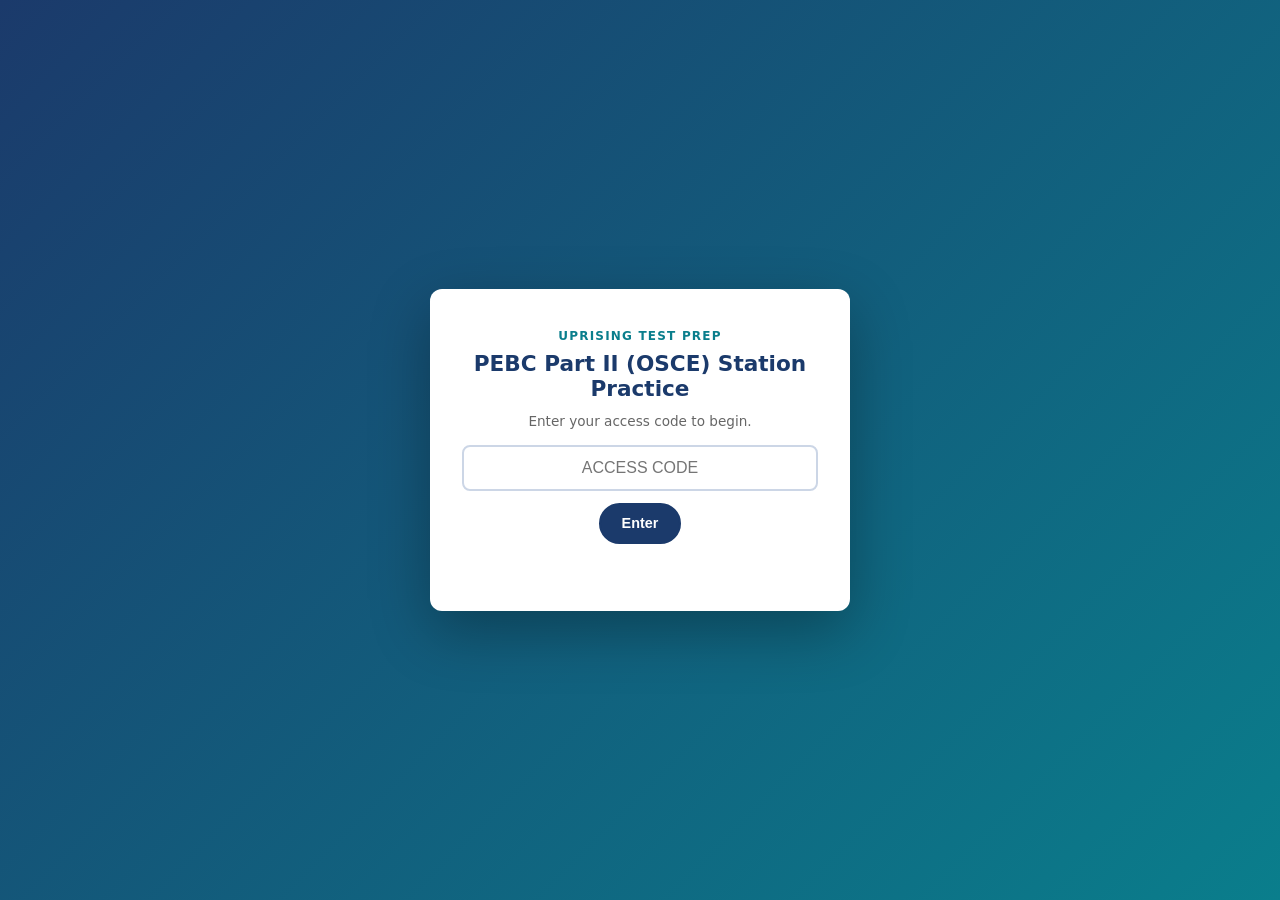
<file: index.html>
<!DOCTYPE html>
<html lang="en">
<head>
<meta charset="UTF-8">
<meta name="viewport" content="width=device-width, initial-scale=1.0">
<title>PEBCOSCE Station Practice Timer</title>
<link rel="stylesheet" href="style.css">
</head>
<body>

<div id="gate-screen" class="screen">
  <div class="gate-box">
    <div class="brand">Uprising Test Prep</div>
    <h1>PEBC Part II (OSCE) Station Practice</h1>
    <p class="muted">Enter your access code to begin.</p>
    <input id="access-code-input" type="text" placeholder="Access Code" autocomplete="off">
    <button id="gate-submit" class="btn btn-primary">Enter</button>
    <p id="gate-error" class="error"></p>
  </div>
</div>

<div id="list-screen" class="screen" style="display:none">
  <header class="app-header">
    <div>
      <div class="brand">Uprising Test Prep</div>
      <h1>75 Practice Stations</h1>
    </div>
    <div class="header-actions">
      <a href="flashcards/index.html" target="_blank" class="btn btn-ghost">Flashcards</a>
    </div>
  </header>

  <div class="filters">
    <select id="filter-competency">
      <option value="">All Competencies</option>
    </select>
    <select id="filter-type">
      <option value="">All Station Types</option>
      <option value="interactive_sp">Interactive (Simulated Patient)</option>
      <option value="interactive_hp">Interactive (Health Professional)</option>
      <option value="non_interactive_screening">Non-Interactive (Screening)</option>
      <option value="non_interactive_checking">Non-Interactive (Checking)</option>
      <option value="non_interactive_written">Non-Interactive (Written)</option>
    </select>
    <span id="station-count" class="muted"></span>
  </div>

  <div id="station-list" class="station-list"></div>
</div>

<div id="station-screen" class="screen" style="display:none">
  <header class="app-header">
    <button id="back-to-list" class="btn btn-ghost">&#8592; All Stations</button>
    <div id="station-title-header"></div>
  </header>

  <div class="station-body">
    <div class="meta-row">
      <span id="station-competency-badge" class="badge"></span>
      <span id="station-type-badge" class="badge"></span>
    </div>

    <section class="panel">
      <h2>Setting</h2>
      <p id="station-setting"></p>
    </section>

    <section class="panel">
      <h2>Candidate Instructions <span class="muted">(Reading Period)</span></h2>
      <p id="station-instructions"></p>
    </section>

    <section class="panel">
      <h2>Materials Provided</h2>
      <p id="station-materials"></p>
    </section>

    <section class="panel">
      <h2>References Provided</h2>
      <p id="station-references"></p>
    </section>

    <section class="panel timer-panel">
      <h2>Station Timer</h2>
      <p class="muted timer-howto">
        Step 1: read the instructions above and click <strong>Start Reading Timer</strong> (2 minutes).
        Step 2: when it reaches 0 it switches to the 7-minute task timer automatically, or click
        <strong>Skip to Task Timer</strong> if you already finished reading.
        Step 3: do the station out loud, alone or with a study partner playing the patient.
        Step 4: only after the task timer ends, click <strong>Reveal</strong> below to check your work,
        just like the real exam gives you no feedback until the station is over.
      </p>
      <div id="timer-display">2:00</div>
      <div id="timer-label" class="muted">Reading Period</div>
      <div class="timer-controls">
        <button id="timer-start" class="btn btn-primary">Start Reading Timer</button>
        <button id="timer-reset" class="btn btn-ghost">Reset</button>
        <button id="timer-skip" class="btn btn-ghost">Skip to Task Timer</button>
      </div>
    </section>

    <section class="panel" id="reveal-panel">
      <button id="reveal-btn" class="btn btn-primary btn-block">Reveal Checklist, Script &amp; Model Answer</button>
    </section>

    <section id="answer-section" class="panel answer-section" style="display:none">
      <div id="sp-script-block" style="display:none">
        <h2>Simulated Participant / Health Professional Script</h2>
        <p id="sp-script-text"></p>
      </div>

      <div id="task-details-block" style="display:none">
        <h2>Written Task Details</h2>
        <p id="task-details-text"></p>
      </div>

      <h2>Scoring Checklist</h2>
      <div id="checklist-container"></div>
      <div id="score-tally" class="muted"></div>

      <h2>Model Answer</h2>
      <p id="model-answer-text"></p>

      <button id="print-partner-btn" class="btn btn-ghost">Print Partner Script</button>
    </section>
  </div>
</div>

<div id="print-area" style="display:none"></div>

<script src="app.js"></script>
</body>
</html>
</file>
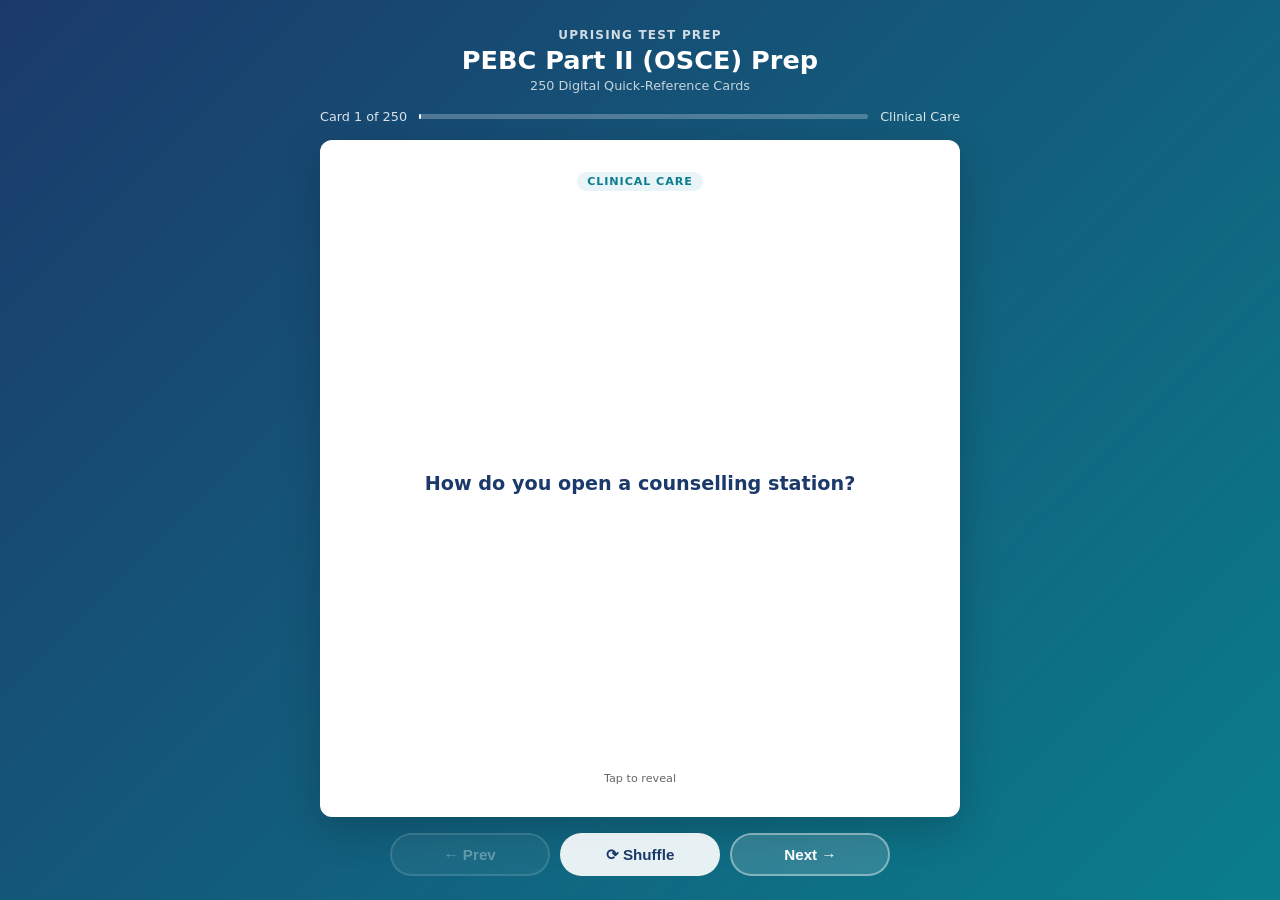
<file: flashcards/index.html>
<!DOCTYPE html>
<html lang="en">
<head>
  <meta charset="UTF-8">
  <meta name="viewport" content="width=device-width, initial-scale=1.0">
  <title>PEBCOSCE Exam Prep — Flashcards</title>
  <style>
    :root {
      --blue:   #1B3A6B;
      --teal:   #0A7E8C;
      --ltblue: #E8F4F8;
      --white:  #FFFFFF;
      --text:   #1A1A1A;
      --muted:  #666;
      --radius: 12px;
    }
    * { box-sizing: border-box; margin: 0; padding: 0; }
    html, body { height: 100%; }
    body {
      font-family: 'Segoe UI', system-ui, sans-serif;
      background: linear-gradient(135deg, var(--blue) 0%, var(--teal) 100%);
      min-height: 100dvh;
      display: flex;
      flex-direction: column;
      align-items: center;
      padding: 1.25rem 1rem 1rem;
      gap: 0.75rem;
      overflow-x: hidden;
    }
    header { text-align: center; color: #fff; flex-shrink: 0; }
    header .brand { font-size: 0.75rem; font-weight: 700; letter-spacing: 0.1em; opacity: 0.8; text-transform: uppercase; }
    header h1 { font-size: 1.3rem; font-weight: 800; margin-top: 0.2rem; }
    header .subtitle { font-size: 0.8rem; opacity: 0.75; margin-top: 0.15rem; }
    #progress-info {
      display: flex; align-items: center; gap: 0.75rem;
      color: rgba(255,255,255,0.85); font-size: 0.8rem;
      flex-shrink: 0; width: 100%; max-width: 640px;
    }
    #progress-bar-track {
      flex: 1; background: rgba(255,255,255,0.25);
      border-radius: 4px; height: 5px;
    }
    #progress-bar-fill { height: 100%; background: #fff; border-radius: 4px; transition: width 0.3s; }
    .card-scene {
      width: 100%; max-width: 640px;
      perspective: 1200px;
      cursor: pointer;
      flex: 1; min-height: 0;
      display: flex; flex-direction: column;
    }
    .card-inner {
      position: relative; width: 100%;
      flex: 1; min-height: 0;
      transition: transform 0.55s cubic-bezier(.4,0,.2,1);
      transform-style: preserve-3d;
    }
    .card-scene.flipped .card-inner { transform: rotateY(180deg); }
    .card-face {
      position: absolute; inset: 0;
      backface-visibility: hidden; -webkit-backface-visibility: hidden;
      border-radius: var(--radius);
      display: flex; flex-direction: column;
      padding: 1.5rem 1.75rem;
      box-shadow: 0 12px 40px rgba(0,0,0,0.2);
      overflow: hidden;
    }
    .card-front { background: var(--white); align-items: center; justify-content: center; }
    .card-back  { background: var(--ltblue); transform: rotateY(180deg); }
    .card-badge {
      font-size: 0.7rem; font-weight: 700; text-transform: uppercase;
      letter-spacing: 0.08em;
      background: var(--ltblue); color: var(--teal);
      padding: 0.2rem 0.65rem; border-radius: 20px;
      margin-bottom: 0.85rem; flex-shrink: 0;
    }
    .card-back .card-badge { background: rgba(10,126,140,0.12); }
    .card-front .q-text {
      font-size: 1.1rem; font-weight: 600; color: var(--blue); line-height: 1.55;
      text-align: center; overflow-y: auto; flex: 1;
      display: flex; align-items: center; justify-content: center;
      scrollbar-width: thin; scrollbar-color: rgba(27,58,107,0.3) transparent;
    }
    .card-back .a-label { font-size: 0.7rem; font-weight: 700; color: var(--teal); text-transform: uppercase; letter-spacing: 0.08em; margin-bottom: 0.4rem; flex-shrink: 0; }
    .card-back .a-text  {
      font-size: 0.975rem; color: var(--text); line-height: 1.65;
      overflow-y: auto; flex: 1; min-height: 0; padding-right: 4px;
      scrollbar-width: thin; scrollbar-color: rgba(10,126,140,0.4) transparent;
    }
    .card-back .a-text::-webkit-scrollbar { width: 4px; }
    .card-back .a-text::-webkit-scrollbar-track { background: transparent; }
    .card-back .a-text::-webkit-scrollbar-thumb { background: rgba(10,126,140,0.4); border-radius: 4px; }
    .tap-hint { flex-shrink: 0; margin-top: 0.6rem; font-size: 0.7rem; color: var(--muted); text-align: center; }
    .card-back .tap-hint { color: var(--teal); opacity: 0.7; }
    .controls {
      display: flex; gap: 0.65rem; flex-wrap: nowrap;
      justify-content: center; flex-shrink: 0;
      width: 100%; max-width: 640px;
      padding-bottom: env(safe-area-inset-bottom, 0px);
    }
    .btn {
      padding: 0.6rem 1.2rem; border-radius: 50px;
      border: 2px solid rgba(255,255,255,0.4);
      background: rgba(255,255,255,0.15); color: #fff;
      font-weight: 700; font-size: 0.875rem; cursor: pointer;
      transition: all 0.2s; backdrop-filter: blur(4px);
      white-space: nowrap; flex: 1; max-width: 160px;
    }
    .btn:hover { background: rgba(255,255,255,0.3); border-color: rgba(255,255,255,0.7); }
    .btn:active { transform: scale(0.96); }
    .btn:disabled { opacity: 0.35; cursor: not-allowed; }
    .btn.btn-primary { background: rgba(255,255,255,0.9); color: var(--blue); border-color: transparent; }
    .btn.btn-primary:hover { background: #fff; }
    #loading { color: rgba(255,255,255,0.8); font-size: 1rem; text-align: center; padding: 3rem; flex: 1; }
    @media (min-width: 768px) {
      body { padding: 1.75rem 1.5rem 1.5rem; gap: 1rem; }
      header h1 { font-size: 1.6rem; }
      .card-face { padding: 2rem 2.5rem; }
      .card-front .q-text { font-size: 1.2rem; }
      .card-back .a-text { font-size: 1.05rem; }
      .btn { font-size: 0.95rem; padding: 0.65rem 1.4rem; }
    }
    @media (max-width: 380px) {
      body { padding: 0.75rem; gap: 0.5rem; }
      header .brand { font-size: 0.65rem; }
      header h1 { font-size: 1.1rem; }
      header .subtitle { display: none; }
      .card-face { padding: 1rem 1.1rem; }
      .card-front .q-text { font-size: 0.975rem; }
      .card-back .a-text { font-size: 0.875rem; }
      .btn { font-size: 0.8rem; padding: 0.5rem 0.75rem; }
    }
  </style>
</head>
<body>
<header>
  <div class="brand">Uprising Test Prep</div>
  <h1>PEBC Part II (OSCE) Prep</h1>
  <div class="subtitle">250 Digital Quick-Reference Cards</div>
</header>
<div id="progress-info">
  <span id="card-counter">Card 1 of 250</span>
  <div id="progress-bar-track"><div id="progress-bar-fill" style="width:0%"></div></div>
  <span id="domain-label"></span>
</div>
<div id="loading">Loading flashcards...</div>
<div class="card-scene" id="card-scene" style="display:none" onclick="flipCard()">
  <div class="card-inner" id="card-inner">
    <div class="card-face card-front">
      <div class="card-badge" id="front-badge"></div>
      <div class="q-text" id="q-text"></div>
      <div class="tap-hint">Tap to reveal</div>
    </div>
    <div class="card-face card-back">
      <div class="card-badge" id="back-badge">Quick Reference</div>
      <div class="a-label">Quick Reference</div>
      <div class="a-text" id="a-text"></div>
      <div class="tap-hint">Tap to flip back</div>
    </div>
  </div>
</div>
<div class="controls" id="controls" style="display:none">
  <button class="btn" id="prev-btn" onclick="event.stopPropagation();move(-1)" disabled>&#8592; Prev</button>
  <button class="btn btn-primary" onclick="event.stopPropagation();shuffleCards()">&#10227; Shuffle</button>
  <button class="btn" id="next-btn" onclick="event.stopPropagation();move(1)">Next &#8594;</button>
</div>
<script>
const DOMAIN_LABELS = {
  clinical_care: "Clinical Care",
  distribution: "Distribution",
  knowledge_expertise: "Knowledge and Expertise",
  communication: "Communication and Collaboration",
  leadership: "Leadership and Stewardship",
  professionalism: "Professionalism",
};
let cards   = [];
let current = 0;
async function init() {
  try {
    const res = await fetch('flashcards.json');
    if (!res.ok) throw new Error('Network error');
    cards = await res.json();
    document.getElementById('loading').style.display    = 'none';
    document.getElementById('card-scene').style.display = 'flex';
    document.getElementById('controls').style.display   = 'flex';
    show();
  } catch (e) {
    document.getElementById('loading').textContent = 'Error loading flashcards. Please try refreshing.';
  }
}
function domainLabel(key) {
  return DOMAIN_LABELS[key] || key.replace(/_/g, ' ').replace(/\b\w/g, c => c.toUpperCase());
}
function show() {
  const c = cards[current];
  document.getElementById('card-scene').classList.remove('flipped');
  document.getElementById('a-text').scrollTop = 0;
  const label = domainLabel(c.domain || c.chapter || '');
  document.getElementById('q-text').textContent       = c.front;
  document.getElementById('a-text').textContent       = c.back;
  document.getElementById('front-badge').textContent  = label;
  document.getElementById('back-badge').textContent   = label;
  document.getElementById('card-counter').textContent = `Card ${current+1} of ${cards.length}`;
  document.getElementById('domain-label').textContent = label;
  document.getElementById('progress-bar-fill').style.width = `${((current+1)/cards.length*100).toFixed(1)}%`;
  document.getElementById('prev-btn').disabled = current === 0;
  document.getElementById('next-btn').disabled = current === cards.length - 1;
}
function flipCard() { document.getElementById('card-scene').classList.toggle('flipped'); }
function move(dir) {
  const next = current + dir;
  if (next < 0 || next >= cards.length) return;
  current = next; show();
}
function shuffleCards() {
  for (let i = cards.length - 1; i > 0; i--) {
    const j = Math.floor(Math.random() * (i+1));
    [cards[i], cards[j]] = [cards[j], cards[i]];
  }
  current = 0; show();
}
document.addEventListener('keydown', e => {
  if (e.key === 'ArrowRight' || e.key === 'ArrowDown') move(1);
  else if (e.key === 'ArrowLeft' || e.key === 'ArrowUp') move(-1);
  else if (e.key === ' ' || e.key === 'Enter') { e.preventDefault(); flipCard(); }
});
init();
</script>
</body>
</html>
</file>
<file: style.css>
:root {
  --navy: #1B3A6B;
  --teal: #0A7E8C;
  --ltblue: #E8F4F8;
  --white: #FFFFFF;
  --text: #1A1A1A;
  --muted: #666;
  --radius: 12px;
  --danger: #C05A10;
}
* { box-sizing: border-box; margin: 0; padding: 0; }
html, body { height: 100%; }
body {
  font-family: 'Segoe UI', system-ui, sans-serif;
  background: #F4F7FB;
  color: var(--text);
  min-height: 100dvh;
}
.screen { min-height: 100dvh; }

/* Gate screen */
#gate-screen {
  display: flex; align-items: center; justify-content: center;
  background: linear-gradient(135deg, var(--navy) 0%, var(--teal) 100%);
  padding: 1.5rem;
}
.gate-box {
  background: #fff; border-radius: var(--radius);
  padding: 2.5rem 2rem; max-width: 420px; width: 100%;
  text-align: center; box-shadow: 0 20px 60px rgba(0,0,0,0.3);
}
.brand { font-size: 0.75rem; font-weight: 700; letter-spacing: 0.1em; text-transform: uppercase; color: var(--teal); }
.gate-box h1 { font-size: 1.35rem; margin: 0.5rem 0 0.75rem; color: var(--navy); }
.muted { color: var(--muted); font-size: 0.85rem; }
#access-code-input {
  width: 100%; padding: 0.75rem 1rem; margin: 1rem 0 0.75rem;
  border: 2px solid #ccd6e6; border-radius: 8px; font-size: 1rem;
  text-transform: uppercase; text-align: center;
}
.error { color: var(--danger); font-size: 0.85rem; min-height: 1.2rem; margin-top: 0.5rem; }

/* Buttons */
.btn {
  padding: 0.65rem 1.3rem; border-radius: 50px; border: 2px solid var(--navy);
  background: #fff; color: var(--navy); font-weight: 700; font-size: 0.9rem;
  cursor: pointer; transition: all 0.15s; text-decoration: none; display: inline-block;
}
.btn:hover { background: var(--ltblue); }
.btn-primary { background: var(--navy); color: #fff; }
.btn-primary:hover { background: var(--teal); border-color: var(--teal); }
.btn-ghost { border-color: #ccd6e6; color: var(--navy); background: transparent; }
.btn-block { width: 100%; }
.btn:disabled { opacity: 0.4; cursor: not-allowed; }

/* Header */
.app-header {
  display: flex; justify-content: space-between; align-items: center;
  background: var(--navy); color: #fff; padding: 1rem 1.25rem;
  flex-wrap: wrap; gap: 0.75rem;
}
.app-header h1 { font-size: 1.15rem; }
.app-header .brand { color: rgba(255,255,255,0.75); }
.app-header .btn-ghost {
  color: #fff; border-color: rgba(255,255,255,0.55); background: rgba(255,255,255,0.1);
}
.app-header .btn-ghost:hover { background: rgba(255,255,255,0.25); border-color: #fff; }
#station-title-header { font-weight: 700; font-size: 1.05rem; }

/* Filters + list */
.filters {
  display: flex; gap: 0.75rem; padding: 1rem 1.25rem; flex-wrap: wrap; align-items: center;
}
.filters select {
  padding: 0.5rem 0.75rem; border-radius: 8px; border: 1px solid #ccd6e6; font-size: 0.9rem;
}
.station-list {
  display: grid; grid-template-columns: repeat(auto-fill, minmax(280px, 1fr));
  gap: 0.9rem; padding: 0 1.25rem 2rem;
}
.station-card {
  background: #fff; border-radius: var(--radius); padding: 1rem 1.1rem;
  box-shadow: 0 2px 10px rgba(0,0,0,0.06); cursor: pointer; border: 1px solid #e6ecf5;
  transition: transform 0.1s, box-shadow 0.1s;
}
.station-card:hover { transform: translateY(-2px); box-shadow: 0 6px 20px rgba(0,0,0,0.1); }
.station-card .num { font-size: 0.75rem; color: var(--teal); font-weight: 700; }
.station-card .title { font-weight: 700; margin: 0.25rem 0 0.5rem; color: var(--navy); }
.station-card .tags { display: flex; gap: 0.4rem; flex-wrap: wrap; }
.tag {
  font-size: 0.68rem; font-weight: 700; text-transform: uppercase; letter-spacing: 0.03em;
  padding: 0.15rem 0.5rem; border-radius: 20px; background: var(--ltblue); color: var(--teal);
}
.station-card.done { border-color: #7fbf8f; }
.station-card .done-check { color: #2d6a4f; font-weight: 700; font-size: 0.8rem; }

/* Station detail screen */
.station-body { max-width: 760px; margin: 0 auto; padding: 1.25rem 1rem 3rem; }
.meta-row { display: flex; gap: 0.5rem; margin-bottom: 1rem; flex-wrap: wrap; }
.badge {
  font-size: 0.72rem; font-weight: 700; text-transform: uppercase; padding: 0.25rem 0.7rem;
  border-radius: 20px; background: var(--navy); color: #fff;
}
.panel {
  background: #fff; border-radius: var(--radius); padding: 1.25rem 1.4rem;
  margin-bottom: 1rem; box-shadow: 0 2px 10px rgba(0,0,0,0.05);
}
.panel h2 { font-size: 0.95rem; color: var(--teal); margin-bottom: 0.5rem; text-transform: uppercase; letter-spacing: 0.03em; }
.panel p { line-height: 1.6; }

/* Timer */
.timer-panel { text-align: center; }
.timer-howto { text-align: left; font-size: 0.85rem; line-height: 1.5; margin-bottom: 0.75rem; }
#timer-display { font-size: 3rem; font-weight: 800; color: var(--navy); font-variant-numeric: tabular-nums; }
#timer-label { margin-bottom: 0.75rem; }
.timer-controls { display: flex; gap: 0.6rem; justify-content: center; flex-wrap: wrap; margin-top: 0.75rem; }
#timer-display.warning { color: var(--danger); }
#timer-display.done { color: #2d6a4f; }

/* Checklist */
.checklist-category { margin-top: 0.75rem; }
.checklist-category h3 { font-size: 0.85rem; color: var(--navy); margin-bottom: 0.4rem; }
.checklist-item { display: flex; gap: 0.6rem; align-items: flex-start; padding: 0.35rem 0; }
.checklist-item input { margin-top: 0.3rem; }
#score-tally { margin: 0.75rem 0 1.25rem; font-weight: 700; }

@media print {
  #gate-screen, #list-screen, .app-header, .filters, #reveal-btn,
  .timer-panel, #print-partner-btn { display: none !important; }
  #print-area { display: block !important; }
  body * { visibility: hidden; }
  #print-area, #print-area * { visibility: visible; }
  #print-area { position: absolute; left: 0; top: 0; width: 100%; padding: 1in; }
}
</file>
